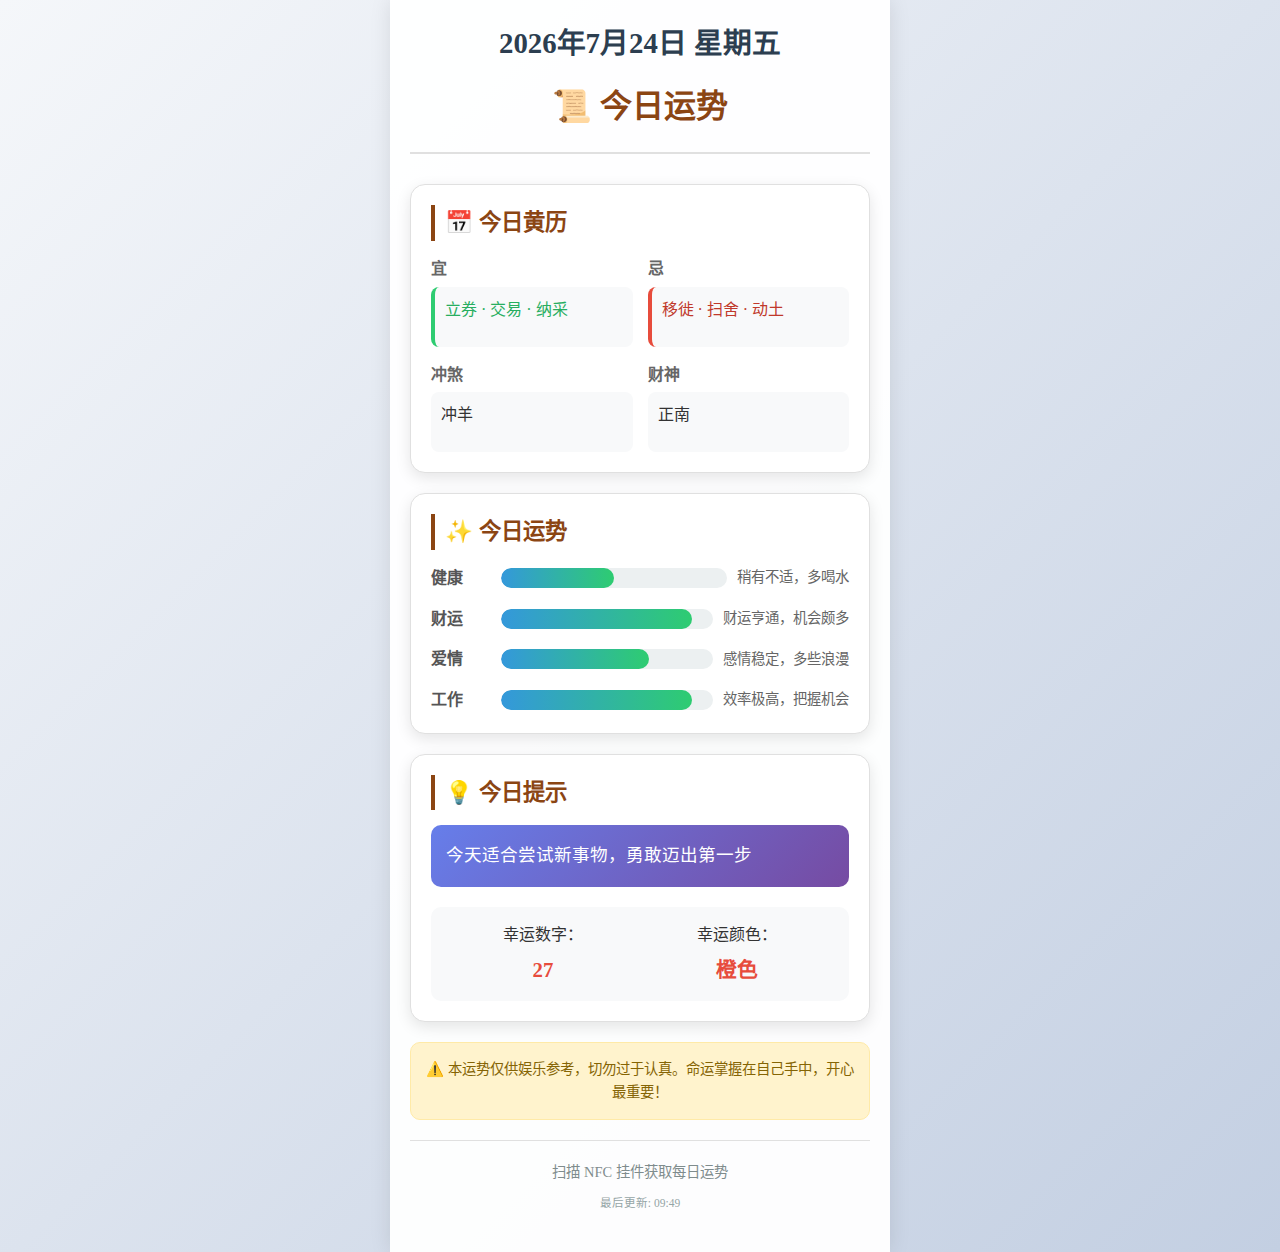
<file: fortune-widget/index.html>
<!DOCTYPE html>
<html lang="zh-CN">
<head>
    <meta charset="UTF-8">
    <meta name="viewport" content="width=device-width, initial-scale=1.0">
    <meta name="theme-color" content="#8B4513">
    <title>今日运势 - 黄历助手</title>
    <link rel="stylesheet" href="style.css">
    <link rel="manifest" href="manifest.json">
    <link rel="icon" href="icons/icon-192.png">
</head>
<body>
    <div class="container">
        <header class="header">
            <div class="date-display">
                <div id="current-date" class="current-date"></div>
                <div id="lunar-date" class="lunar-date"></div>
            </div>
            <h1>📜 今日运势</h1>
        </header>

        <main class="main-content">
            <!-- 黄历信息 -->
            <section class="almanac card">
                <h2>📅 今日黄历</h2>
                <div class="almanac-grid">
                    <div class="item">
                        <span class="label">宜</span>
                        <div id="yi-list" class="value auspicious"></div>
                    </div>
                    <div class="item">
                        <span class="label">忌</span>
                        <div id="ji-list" class="value inauspicious"></div>
                    </div>
                    <div class="item">
                        <span class="label">冲煞</span>
                        <div id="chongsha" class="value"></div>
                    </div>
                    <div class="item">
                        <span class="label">财神</span>
                        <div id="caishen" class="value"></div>
                    </div>
                </div>
            </section>

            <!-- 运势卡片 -->
            <section class="fortune card">
                <h2>✨ 今日运势</h2>
                <div class="fortune-grid">
                    <div class="fortune-item">
                        <span class="fortune-label">健康</span>
                        <div class="fortune-bar">
                            <div id="health-bar" class="bar-fill"></div>
                        </div>
                        <span id="health-text" class="fortune-text"></span>
                    </div>
                    <div class="fortune-item">
                        <span class="fortune-label">财运</span>
                        <div class="fortune-bar">
                            <div id="wealth-bar" class="bar-fill"></div>
                        </div>
                        <span id="wealth-text" class="fortune-text"></span>
                    </div>
                    <div class="fortune-item">
                        <span class="fortune-label">爱情</span>
                        <div class="fortune-bar">
                            <div id="love-bar" class="bar-fill"></div>
                        </div>
                        <span id="love-text" class="fortune-text"></span>
                    </div>
                    <div class="fortune-item">
                        <span class="fortune-label">工作</span>
                        <div class="fortune-bar">
                            <div id="work-bar" class="bar-fill"></div>
                        </div>
                        <span id="work-text" class="fortune-text"></span>
                    </div>
                </div>
            </section>

            <!-- 今日提示 -->
            <section class="tips card">
                <h2>💡 今日提示</h2>
                <div id="daily-tips" class="tips-content"></div>
                <div class="luck">
                    <div class="luck-item">
                        <span>幸运数字：</span>
                        <strong id="lucky-number"></strong>
                    </div>
                    <div class="luck-item">
                        <span>幸运颜色：</span>
                        <strong id="lucky-color"></strong>
                    </div>
                </div>
            </section>

            <!-- 免责声明 -->
            <div class="disclaimer">
                <p>⚠️ 本运势仅供娱乐参考，切勿过于认真。命运掌握在自己手中，开心最重要！</p>
            </div>
        </main>

        <footer class="footer">
            <p>扫描 NFC 挂件获取每日运势</p>
            <p class="update-time">最后更新: <span id="update-time"></span></p>
        </footer>
    </div>

    <script src="script.js"></script>
</body>
</html>
</file>
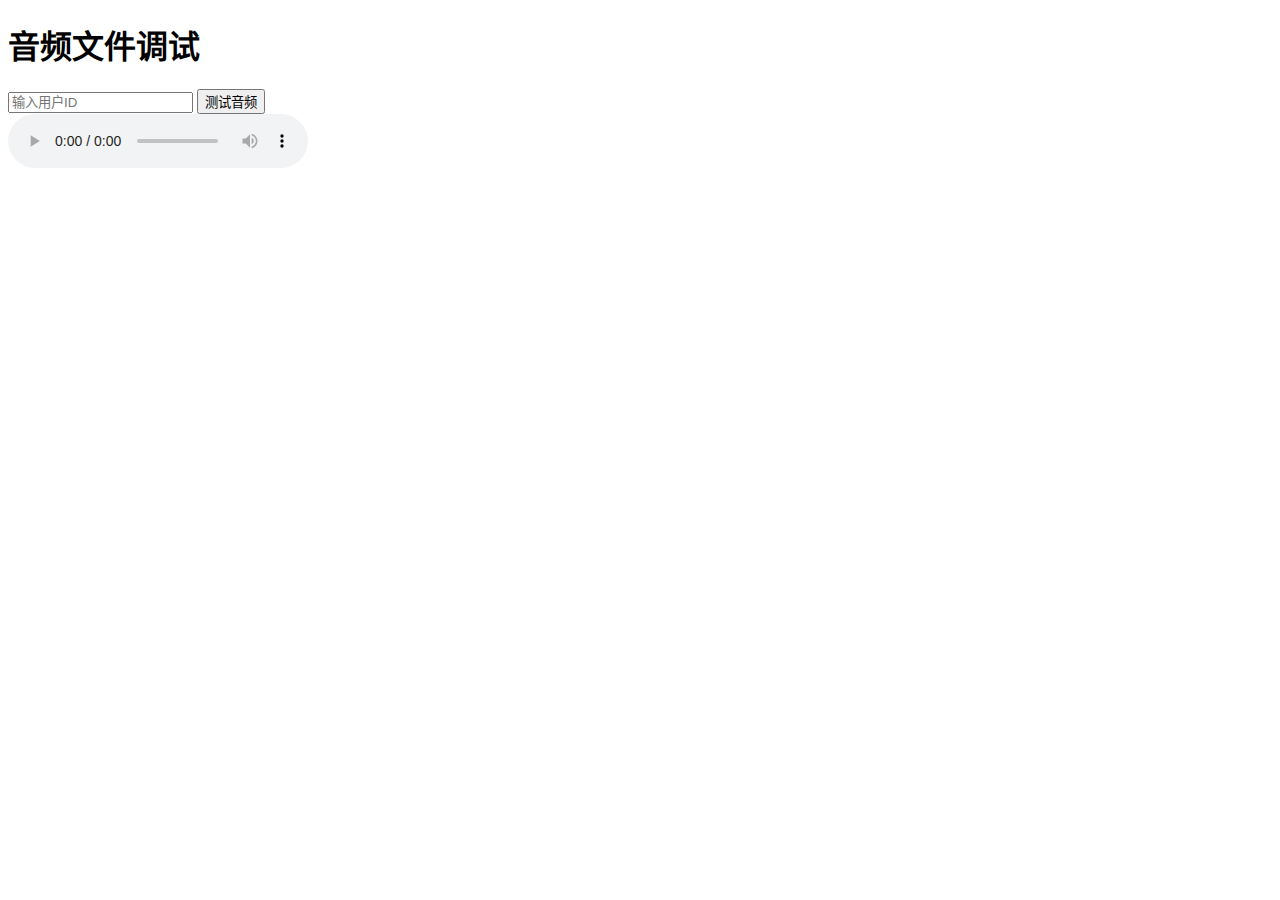
<file: debug.html>
<!-- debug.html -->
<!DOCTYPE html>
<html lang="zh-CN">
<head>
    <meta charset="UTF-8">
    <title>音频调试页面</title>
</head>
<body>
    <h1>音频文件调试</h1>
    <input type="text" id="userIdInput" placeholder="输入用户ID" />
    <button onclick="testAudio()">测试音频</button>
    
    <div id="result"></div>
    <audio id="testPlayer" controls></audio>
    
    <script>
        const supabaseUrl = 'https://ysuzytkxvcoorpvsobqd.supabase.co';
        
        async function testAudio() {
            const userId = document.getElementById('userIdInput').value;
            const resultDiv = document.getElementById('result');
            const player = document.getElementById('testPlayer');
            
            if (!userId) {
                resultDiv.innerHTML = '<p style="color:red">请输入用户ID</p>';
                return;
            }
            
            // 测试不同的URL格式
            const urls = [
                `${supabaseUrl}/storage/v1/object/public/love-letters/${userId}/audio.mp3`,
                `${supabaseUrl}/storage/v1/object/public/love-letters/${userId}/audio.mp3?t=${Date.now()}`,
                `${supabaseUrl}/storage/v1/object/public/love-letters/${userId}/audio.m4a`,
                `${supabaseUrl}/storage/v1/object/public/love-letters/${userId}/audio.m4a?download`,
            ];
            
            resultDiv.innerHTML = `<h3>测试用户: ${userId}</h3>`;
            
            for (let i = 0; i < urls.length; i++) {
                const url = urls[i];
                resultDiv.innerHTML += `<p>测试 ${i+1}: <a href="${url}" target="_blank">${url}</a> </p>`;
                
                try {
                    const response = await fetch(url);
                    resultDiv.innerHTML += `<p>状态码: ${response.status} ${response.statusText}</p>`;
                    resultDiv.innerHTML += `<p>Content-Type: ${response.headers.get('content-type')}</p>`;
                    resultDiv.innerHTML += `<p>文件大小: ${response.headers.get('content-length') || '未知'} bytes</p>`;
                    
                    if (response.ok) {
                        const blob = await response.blob();
                        resultDiv.innerHTML += `<p>Blob 类型: ${blob.type}, 大小: ${blob.size} bytes</p>`;
                        
                        if (blob.type.startsWith('audio/')) {
                            player.src = URL.createObjectURL(blob);
                            resultDiv.innerHTML += '<p style="color:green">✓ 音频文件有效</p>';
                        } else {
                            resultDiv.innerHTML += '<p style="color:orange">⚠ 文件类型不是音频</p>';
                        }
                    }
                } catch (error) {
                    resultDiv.innerHTML += `<p style="color:red">✗ 请求失败: ${error.message}</p>`;
                }
                
                resultDiv.innerHTML += '<hr>';
            }
        }
    </script>
</body>
</html>
</file>
<file: fortune-widget/style.css>
* {
    margin: 0;
    padding: 0;
    box-sizing: border-box;
}

body {
    font-family: 'SimSun', 'STKaiti', serif;
    background: linear-gradient(135deg, #f5f7fa 0%, #c3cfe2 100%);
    min-height: 100vh;
    color: #333;
    line-height: 1.6;
}

.container {
    max-width: 500px;
    margin: 0 auto;
    padding: 20px;
    background-color: rgba(255, 255, 255, 0.95);
    min-height: 100vh;
    box-shadow: 0 0 20px rgba(0, 0, 0, 0.1);
}

.header {
    text-align: center;
    margin-bottom: 30px;
    padding-bottom: 20px;
    border-bottom: 2px solid #e0e0e0;
}

.date-display {
    margin-bottom: 15px;
}

.current-date {
    font-size: 1.8em;
    font-weight: bold;
    color: #2c3e50;
}

.lunar-date {
    font-size: 1.2em;
    color: #7f8c8d;
    margin-top: 5px;
}

h1 {
    color: #8B4513;
    font-size: 2em;
}

.card {
    background: white;
    border-radius: 15px;
    padding: 20px;
    margin-bottom: 20px;
    box-shadow: 0 5px 15px rgba(0, 0, 0, 0.1);
    border: 1px solid #e0e0e0;
}

h2 {
    color: #8B4513;
    margin-bottom: 15px;
    font-size: 1.4em;
    border-left: 4px solid #8B4513;
    padding-left: 10px;
}

/* 黄历样式 */
.almanac-grid {
    display: grid;
    grid-template-columns: 1fr 1fr;
    gap: 15px;
}

.item {
    display: flex;
    flex-direction: column;
}

.label {
    font-weight: bold;
    margin-bottom: 5px;
    color: #666;
}

.value {
    min-height: 60px;
    padding: 10px;
    border-radius: 8px;
    background: #f8f9fa;
}

.auspicious {
    border-left: 4px solid #2ecc71;
    color: #27ae60;
}

.inauspicious {
    border-left: 4px solid #e74c3c;
    color: #c0392b;
}

/* 运势样式 */
.fortune-grid {
    display: grid;
    grid-template-columns: 1fr;
    gap: 15px;
}

.fortune-item {
    display: flex;
    align-items: center;
    gap: 10px;
}

.fortune-label {
    width: 60px;
    font-weight: bold;
    color: #555;
}

.fortune-bar {
    flex: 1;
    height: 20px;
    background: #ecf0f1;
    border-radius: 10px;
    overflow: hidden;
}

.bar-fill {
    height: 100%;
    background: linear-gradient(90deg, #3498db, #2ecc71);
    border-radius: 10px;
    transition: width 1s ease-in-out;
    width: 0%;
}

.fortune-text {
    min-width: 60px;
    font-size: 0.9em;
    color: #666;
}

/* 提示样式 */
.tips-content {
    font-size: 1.1em;
    line-height: 1.8;
    color: #2c3e50;
    padding: 15px;
    background: linear-gradient(135deg, #667eea 0%, #764ba2 100%);
    border-radius: 10px;
    color: white;
    margin-bottom: 20px;
}

.luck {
    display: flex;
    justify-content: space-around;
    background: #f8f9fa;
    padding: 15px;
    border-radius: 10px;
}

.luck-item {
    text-align: center;
}

.luck-item strong {
    display: block;
    font-size: 1.3em;
    color: #e74c3c;
    margin-top: 5px;
}

/* 免责声明 */
.disclaimer {
    background: #fff3cd;
    border: 1px solid #ffeaa7;
    border-radius: 10px;
    padding: 15px;
    margin: 20px 0;
    color: #856404;
    font-size: 0.9em;
    text-align: center;
}

/* 页脚 */
.footer {
    text-align: center;
    padding: 20px;
    color: #7f8c8d;
    font-size: 0.9em;
    border-top: 1px solid #e0e0e0;
    margin-top: 20px;
}

.update-time {
    margin-top: 10px;
    font-size: 0.8em;
    color: #95a5a6;
}

/* 响应式设计 */
@media (max-width: 480px) {
    .container {
        padding: 10px;
    }
    
    .almanac-grid {
        grid-template-columns: 1fr;
    }
    
    h1 {
        font-size: 1.6em;
    }
}
</file>
